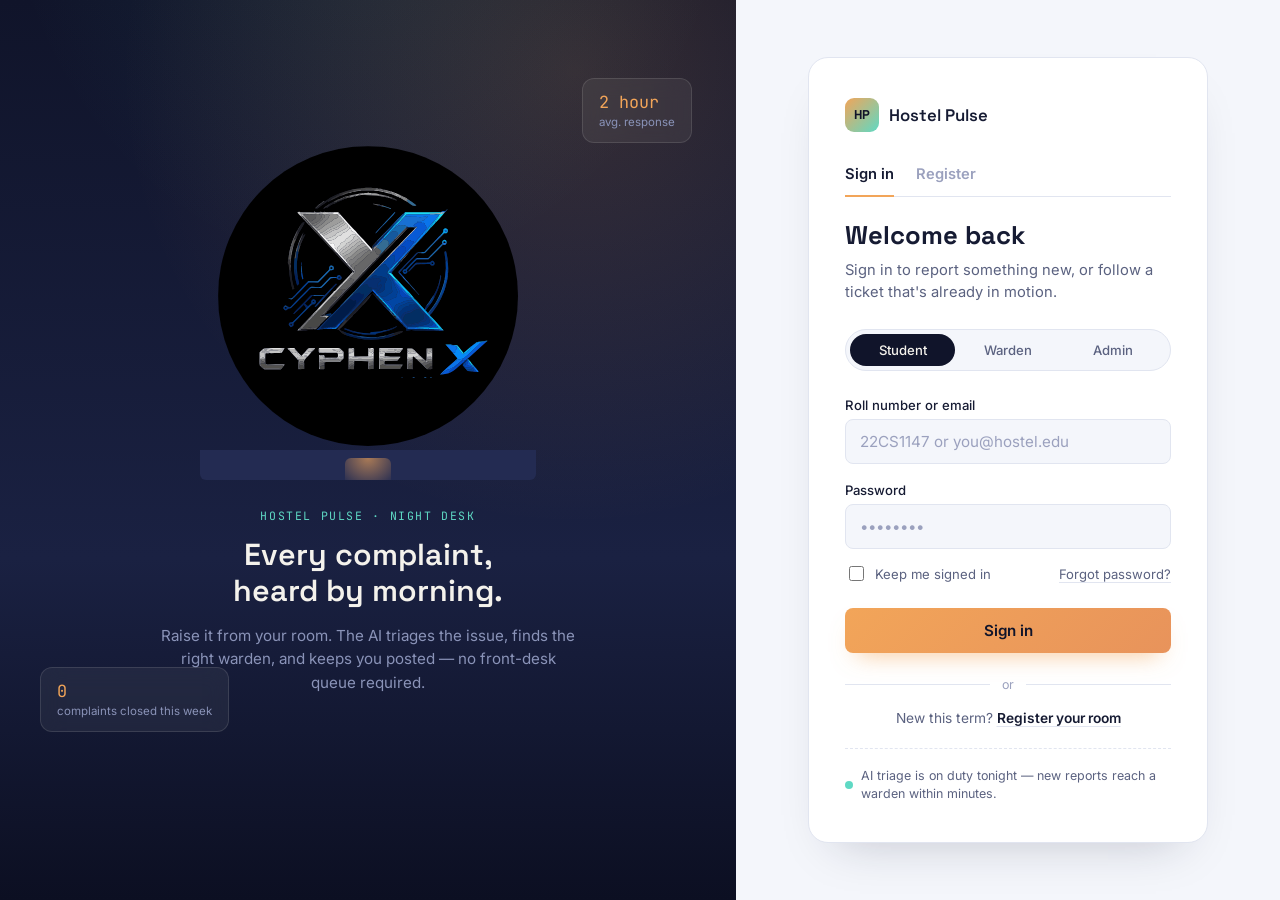
<file: index.html>
<!DOCTYPE html>
<html lang="en">
<head>
<meta charset="UTF-8">
<meta name="viewport" content="width=device-width, initial-scale=1.0">
<title>Hostel Pulse — Sign in / Register</title>
<meta name="description" content="Sign in or register on Hostel Pulse, the AI-assisted hostel complaint desk.">

<link rel="preconnect" href="https://fonts.googleapis.com">
<link rel="preconnect" href="https://fonts.gstatic.com" crossorigin>
<link href="https://fonts.googleapis.com/css2?family=Space+Grotesk:wght@500;600;700&family=Inter:wght@400;500;600&family=JetBrains+Mono:wght@400;500&display=swap" rel="stylesheet">
<link rel="stylesheet" href="styles.css">
</head>
<body>

<div class="page">

  <!-- ============ VISUAL PANEL ============ -->
  <section class="panel-visual" aria-hidden="true">
    <div class="visual-glow"></div>

    <div class="building">
      <div class="logo">
        <img src="logio.svg" class="logo" width="300" height="300">
      </div>

      <div class="base"><span class="base-door"></span></div>
    </div>

    <div class="stat-chip stat-chip--one">
      <span class="stat-chip__value" id="stat-one-value">2 hour</span>
      <span class="stat-chip__label" id="stat-one-label">avg. response</span>
    </div>

    <div class="stat-chip stat-chip--two">
      <span class="stat-chip__value" id="stat-two-value">0</span>
      <span class="stat-chip__label" id="stat-two-label">complaints closed this week</span>
    </div>

    <div class="visual-copy">
      <p class="eyebrow">Hostel Pulse · Night Desk</p>
      <h2 id="visual-heading">Every complaint,<br>heard by morning.</h2>
      <p class="visual-sub" id="visual-sub">Raise it from your room. The AI triages the issue, finds the right warden, and keeps you posted — no front-desk queue required.</p>
    </div>
  </section>

  <!-- ============ FORM PANEL ============ -->
  <section class="panel-form">
    <div class="form-card">

      <div class="brand">
        <span class="brand-mark">HP</span>
        <span class="brand-name">Hostel&nbsp;Pulse</span>
      </div>

      <!-- Sign in / Register switch -->
      <div class="auth-toggle" role="tablist" aria-label="Choose sign in or register">
        <button type="button" id="tab-signin" class="is-active" role="tab" aria-selected="true" aria-controls="panel-signin">Sign in</button>
        <button type="button" id="tab-register" role="tab" aria-selected="false" aria-controls="panel-register">Register</button>
      </div>

      <h1 id="form-heading">Welcome back</h1>
      <p class="form-sub" id="form-sub">Sign in to report something new, or follow a ticket that's already in motion.</p>

      <div class="role-switch" role="radiogroup" aria-label="Account type">
        <input type="radio" name="role" id="role-student" checked>
        <label for="role-student">Student</label>

        <input type="radio" name="role" id="role-warden">
        <label for="role-warden">Warden</label>

        <input type="radio" name="role" id="role-admin">
        <label for="role-admin">Admin</label>
      </div>

      <!-- ---- SIGN IN PANEL ---- -->
      <div class="auth-panel is-active" id="panel-signin">
        <form class="login-form" action="#" method="post">
          <div class="field">
            <label for="identifier">Roll number or email</label>
            <input type="text" id="identifier" name="identifier" placeholder="22CS1147 or you@hostel.edu" autocomplete="username">
          </div>

          <div class="field">
            <label for="password">Password</label>
            <input type="password" id="password" name="password" placeholder="••••••••" autocomplete="current-password">
          </div>

          <div class="field-row">
            <label class="checkbox">
              <input type="checkbox" id="remember" name="remember">
              <span>Keep me signed in</span>
            </label>
            <a href="#" class="link-muted">Forgot password?</a>
          </div>

          <button type="submit" id="loginBtn" class="btn-primary">Sign in</button>
        </form>

        <div class="divider"><span>or</span></div>

        <p class="signup-line">New this term? <a href="#" id="link-to-register">Register your room</a></p>
      </div>

      <!-- ---- REGISTER PANEL ---- -->
      <div class="auth-panel" id="panel-register">
        <form class="login-form" action="#" method="post">
          <div class="field">
            <label for="full-name">Full name</label>
            <input type="text" id="full-name" name="full-name" placeholder="e.g. Aditi Sharma" autocomplete="name">
          </div>

          <div class="field">
            <label for="email">School email</label>
            <input type="email" id="email" name="email" placeholder="you@hostel.edu" autocomplete="email">
          </div>

          <div class="field-pair">
            <div class="field">
              <label for="hostel-no">Hostel</label>
              <input type="text" id="hostel-no" name="hostel-no" placeholder="e.g. Hostel 4 / Block B" autocomplete="off">
            </div>

            <div class="field">
              <label for="room-no">Room no.</label>
              <input type="text" id="room-no" name="room-no" placeholder="e.g. 214" autocomplete="off">
            </div>
          </div>

          <div class="field">
            <label for="phone">Phone number</label>
            <input type="tel" id="phone" name="phone" placeholder="+91 98765 43210" autocomplete="tel">
          </div>

          <div class="field">
            <label for="reg-password">Password</label>
            <input type="password" id="reg-password" name="reg-password" placeholder="••••••••" autocomplete="new-password">
          </div>

          <div class="field">
            <label for="confirm-password">Confirm password</label>
            <input type="password" id="confirm-password" name="confirm-password" placeholder="••••••••" autocomplete="new-password">
          </div>

          <div class="field-row">
            <label class="checkbox">
              <input type="checkbox" id="terms" name="terms">
              <span>I agree to the hostel's usage policy</span>
            </label>
          </div>

          <button type="submit" id="signupBtn" class="btn-primary">Create account</button>
        </form>

        <div class="divider"><span>or</span></div>

        <p class="signup-line">Already registered? <a href="#" id="link-to-signin">Sign in instead</a></p>
      </div>

      <p class="ai-note"><span class="ai-dot" aria-hidden="true"></span><span id="ai-note-text">AI triage is on duty tonight — new reports reach a warden within minutes.</span></p>

    </div>
  </section>

</div>

<script>
(function () {
  var tabSignin = document.getElementById('tab-signin');
  var tabRegister = document.getElementById('tab-register');
  var panelSignin = document.getElementById('panel-signin');
  var panelRegister = document.getElementById('panel-register');

  var linkToRegister = document.getElementById('link-to-register');
  var linkToSignin = document.getElementById('link-to-signin');

  var formHeading = document.getElementById('form-heading');
  var formSub = document.getElementById('form-sub');
  var visualHeading = document.getElementById('visual-heading');
  var visualSub = document.getElementById('visual-sub');
  var statOneValue = document.getElementById('stat-one-value');
  var statOneLabel = document.getElementById('stat-one-label');
  var statTwoValue = document.getElementById('stat-two-value');
  var statTwoLabel = document.getElementById('stat-two-label');
  var aiNoteText = document.getElementById('ai-note-text');

  var subBtn = document.getElementById('loginBtn');

  var copy = {
    signin: {
      heading: 'Welcome back',
      sub: "Sign in to report something new, or follow a ticket that's already in motion.",
      visualHeading: 'Every complaint,<br>heard by morning.',
      visualSub: 'Raise it from your room. The AI triages the issue, finds the right warden, and keeps you posted — no front-desk queue required.',
      statOneValue: '2 hour',
      statOneLabel: 'avg. response',
      statTwoValue: '0',
      statTwoLabel: 'complaints closed this week',
      aiNote: 'AI triage is on duty tonight — new reports reach a warden within minutes.'
    },
    register: {
      heading: 'Create your account',
      sub: 'Register your room once — after that, reporting an issue takes seconds.',
      visualHeading: 'One room,<br>one profile, done.',
      visualSub: "Link your room to your school email so every complaint you raise reaches the right warden automatically — no re-explaining your block and floor each time.",
      statOneValue: '1,200+',
      statOneLabel: 'rooms already on Pulse',
      statTwoValue: '&lt; 5 min',
      statTwoLabel: 'to get set up',
      aiNote: 'Your room details let the AI route future complaints to the right warden instantly.'
    }
  };

  function showRegister() {
    tabRegister.classList.add('is-active');
    tabSignin.classList.remove('is-active');
    tabRegister.setAttribute('aria-selected', 'true');
    tabSignin.setAttribute('aria-selected', 'false');

    panelRegister.classList.add('is-active');
    panelSignin.classList.remove('is-active');

    applyCopy(copy.register);
  }

  function showSignin() {
    tabSignin.classList.add('is-active');
    tabRegister.classList.remove('is-active');
    tabSignin.setAttribute('aria-selected', 'true');
    tabRegister.setAttribute('aria-selected', 'false');

    panelSignin.classList.add('is-active');
    panelRegister.classList.remove('is-active');

    applyCopy(copy.signin);
  }

  function applyCopy(c) {
    formHeading.textContent = c.heading;
    formSub.textContent = c.sub;
    visualHeading.innerHTML = c.visualHeading;
    visualSub.textContent = c.visualSub;
    statOneValue.textContent = c.statOneValue;
    statOneLabel.textContent = c.statOneLabel;
    statTwoValue.innerHTML = c.statTwoValue;
    statTwoLabel.textContent = c.statTwoLabel;
    aiNoteText.textContent = c.aiNote;
  }

  tabSignin.addEventListener('click', showSignin);
  tabRegister.addEventListener('click', showRegister);
  subBtn.addEventListener('click', () => {
    event.preventDefault();
    window.location.href = './dashboard.html';
  });

  linkToRegister.addEventListener('click', function (e) { e.preventDefault(); showRegister(); });
  linkToSignin.addEventListener('click', function (e) { e.preventDefault(); showSignin(); });
})();
</script>

</body>
</html>
</file>
<file: styles.css>
/* =========================================================
   Hostel Pulse — Sign in
   Token system
   ========================================================= */

:root{
  /* -- night / visual panel -- */
  --ink-navy:     #10142A;
  --midnight:     #1A2142;
  --midnight-soft:#232B52;
  --slate-dim:    #3A4270;
  --slate:        #8A93B8;
  --amber:        #F2A559;
  --amber-deep:   #E8935B;
  --teal:         #5FD9C4;
  --cloud:        #F4F2EC;

  /* -- day / form panel -- */
  --paper:        #F4F6FB;
  --paper-line:   #E1E5F0;
  --card:         #FFFFFF;
  --ink:          #161B33;
  --ink-muted:    #5B6280;
  --ink-faint:    #9BA1BE;

  /* -- type -- */
  --font-display: 'Space Grotesk', 'Segoe UI', sans-serif;
  --font-body:    'Inter', 'Segoe UI', sans-serif;
  --font-mono:    'JetBrains Mono', 'Courier New', monospace;

  --radius-lg: 20px;
  --radius-md: 12px;
  --radius-sm: 8px;
}

*, *::before, *::after{ box-sizing: border-box; }

html, body{
  margin: 0;
  padding: 0;
  min-height: 100vh;
}

body{
  font-family: var(--font-body);
  color: var(--ink);
  background: var(--paper);
  -webkit-font-smoothing: antialiased;
}

h1, h2{
  font-family: var(--font-display);
  margin: 0;
}

p{ margin: 0; }

a{ color: inherit; }

button{ font-family: inherit; }

a:focus-visible,
button:focus-visible,
input:focus-visible,
label:focus-within{
  outline: 2px solid var(--teal);
  outline-offset: 3px;
}

/* =========================================================
   Page shell
   ========================================================= */

.page{
  display: grid;
  grid-template-columns: 1.15fr 0.85fr;
  min-height: 100vh;
}

/* =========================================================
   Visual panel (night building)
   ========================================================= */

.panel-visual{
  position: relative;
  overflow: hidden;
  display: flex;
  flex-direction: column;
  align-items: center;
  padding: 56px 48px 44px;
  background:
    radial-gradient(circle at 78% 8%, rgba(242,165,89,0.16), transparent 45%),
    linear-gradient(180deg, var(--ink-navy) 0%, var(--midnight) 62%, #0C0F22 100%);
}

.visual-glow{
  position: absolute;
  inset: -20% -10% auto -10%;
  height: 60%;
  background: radial-gradient(ellipse at top, rgba(95,217,196,0.10), transparent 60%);
  pointer-events: none;
}

.building{
  position: relative;
  display: flex;
  flex-direction: column;
  align-items: center;
  margin: 14% 0 28px;
}

.beacon{
  width: 14px;
  height: 14px;
  border-radius: 50%;
  background: var(--teal);
  margin-bottom: 10px;
  box-shadow: 0 0 0 0 rgba(95,217,196,0.55);
  animation: beacon-pulse 2.6s ease-out infinite;
}

.beacon-core{
  position: absolute;
  inset: 0;
  border-radius: 50%;
  background: var(--teal);
}

@keyframes beacon-pulse{
  0%   { box-shadow: 0 0 0 0 rgba(95,217,196,0.55); }
  70%  { box-shadow: 0 0 0 16px rgba(95,217,196,0); }
  100% { box-shadow: 0 0 0 0 rgba(95,217,196,0); }
}

.roof{
  width: 300px;
  height: 26px;
  background: var(--midnight-soft);
  clip-path: polygon(8% 100%, 50% 0%, 92% 100%);
  margin-bottom: -2px;
}

.window-grid{
  display: grid;
  grid-template-columns: repeat(7, 1fr);
  gap: 8px;
  width: 336px;
  padding: 18px 16px;
  background: linear-gradient(180deg, var(--midnight-soft), #1D2447);
  border: 1px solid rgba(244,242,236,0.06);
  border-radius: 4px;
}

.logo { 
  /* This rounds the corners */
  border-radius: 200px; 
}

.win{
  aspect-ratio: 1 / 1.15;
  border-radius: 3px;
}

.win--dim{
  background: var(--slate-dim);
  opacity: 0.55;
}

.win--lit{
  background: linear-gradient(160deg, var(--amber), var(--amber-deep));
  box-shadow: 0 0 10px rgba(242,165,89,0.55);
}

.win--ai{
  background: var(--teal);
  box-shadow: 0 0 10px rgba(95,217,196,0.6);
  animation: window-pulse 3.2s ease-in-out infinite;
}

@keyframes window-pulse{
  0%, 100% { opacity: 1; }
  50%      { opacity: 0.45; }
}

.base{
  width: 336px;
  height: 30px;
  background: var(--midnight-soft);
  border-radius: 0 0 6px 6px;
  display: flex;
  align-items: flex-end;
  justify-content: center;
}

.base-door{
  width: 46px;
  height: 22px;
  border-radius: 6px 6px 0 0;
  background: radial-gradient(ellipse at center top, rgba(242,165,89,0.65), rgba(242,165,89,0.05));
}

.stat-chip{
  position: absolute;
  display: flex;
  flex-direction: column;
  gap: 2px;
  padding: 12px 16px;
  border-radius: var(--radius-md);
  background: rgba(244,242,236,0.06);
  border: 1px solid rgba(244,242,236,0.12);
  backdrop-filter: blur(10px);
  max-width: 190px;
}

.stat-chip--one{ top: 78px; right: 44px; }
.stat-chip--two{ bottom: 168px; left: 40px; }

.stat-chip__value{
  font-family: var(--font-mono);
  font-size: 1.05rem;
  color: var(--amber);
}

.stat-chip__label{
  font-size: 0.72rem;
  color: var(--slate);
  line-height: 1.3;
}

.visual-copy{
  position: relative;
  max-width: 420px;
  text-align: center;
  color: var(--cloud);
}

.logo { 
  /* This rounds the corners */
  border-radius: 200px; 
}

.eyebrow{
  font-family: var(--font-mono);
  font-size: 0.72rem;
  letter-spacing: 0.14em;
  text-transform: uppercase;
  color: var(--teal);
  margin-bottom: 14px;
}

.visual-copy h2{
  font-size: 1.9rem;
  line-height: 1.2;
  font-weight: 600;
  margin-bottom: 14px;
}

.visual-sub{
  font-size: 0.95rem;
  line-height: 1.55;
  color: var(--slate);
}

/* =========================================================
   Form panel (day desk)
   ========================================================= */

.panel-form{
  display: flex;
  align-items: center;
  justify-content: center;
  padding: 48px 32px;
}

.form-card{
  width: 100%;
  max-width: 400px;
  background: var(--card);
  border: 1px solid var(--paper-line);
  border-radius: var(--radius-lg);
  padding: 40px 36px;
  box-shadow: 0 24px 48px -28px rgba(22,27,51,0.25);
}

.brand{
  display: flex;
  align-items: center;
  gap: 10px;
  margin-bottom: 32px;
}

.brand-mark{
  width: 34px;
  height: 34px;
  border-radius: 9px;
  display: flex;
  align-items: center;
  justify-content: center;
  font-family: var(--font-display);
  font-weight: 700;
  font-size: 0.8rem;
  color: var(--ink-navy);
  background: linear-gradient(135deg, var(--amber), var(--teal));
}

.brand-name{
  font-family: var(--font-display);
  font-weight: 600;
  font-size: 1.05rem;
  color: var(--ink);
}

.form-card h1{
  font-size: 1.6rem;
  font-weight: 700;
  margin-bottom: 8px;
}

.form-sub{
  font-size: 0.92rem;
  color: var(--ink-muted);
  line-height: 1.5;
  margin-bottom: 26px;
}

/* -- role switch -- */

.role-switch{
  display: flex;
  background: var(--paper);
  border: 1px solid var(--paper-line);
  border-radius: 999px;
  padding: 4px;
  margin-bottom: 26px;
}

.role-switch input{
  position: absolute;
  width: 1px;
  height: 1px;
  overflow: hidden;
  clip: rect(0 0 0 0);
  white-space: nowrap;
}

.role-switch label{
  flex: 1;
  text-align: center;
  padding: 8px 0;
  font-size: 0.82rem;
  font-weight: 500;
  color: var(--ink-muted);
  border-radius: 999px;
  cursor: pointer;
  transition: background 0.18s ease, color 0.18s ease;
}

.role-switch input:checked + label{
  background: var(--ink-navy);
  color: var(--cloud);
}

/* -- form fields -- */

.login-form{
  display: flex;
  flex-direction: column;
  gap: 18px;
}

.field{
  display: flex;
  flex-direction: column;
  gap: 6px;
}

.field label{
  font-size: 0.82rem;
  font-weight: 500;
  color: var(--ink);
}

.field input{
  font-family: var(--font-body);
  font-size: 0.95rem;
  padding: 12px 14px;
  border-radius: var(--radius-sm);
  border: 1px solid var(--paper-line);
  background: var(--paper);
  color: var(--ink);
}

.field input::placeholder{
  color: var(--ink-faint);
}

.field input:focus{
  outline: none;
  border-color: var(--teal);
  box-shadow: 0 0 0 3px rgba(95,217,196,0.18);
  background: var(--card);
}

.field-row{
  display: flex;
  align-items: center;
  justify-content: space-between;
  margin-top: -4px;
}

.checkbox{
  display: flex;
  align-items: center;
  gap: 8px;
  font-size: 0.82rem;
  color: var(--ink-muted);
  cursor: pointer;
}

.checkbox input{
  width: 15px;
  height: 15px;
  accent-color: var(--ink-navy);
}

.link-muted{
  font-size: 0.82rem;
  color: var(--ink-muted);
  text-decoration: underline;
  text-decoration-color: var(--paper-line);
  text-underline-offset: 3px;
}

.link-muted:hover{
  color: var(--ink);
}

.btn-primary{
  margin-top: 6px;
  padding: 13px 0;
  border: none;
  border-radius: var(--radius-sm);
  font-size: 0.95rem;
  font-weight: 600;
  color: var(--ink-navy);
  background: linear-gradient(135deg, var(--amber), var(--amber-deep));
  box-shadow: 0 12px 24px -12px rgba(242,165,89,0.7);
  cursor: pointer;
  transition: transform 0.15s ease, box-shadow 0.15s ease;
}

.btn-primary:hover{
  transform: translateY(-1px);
  box-shadow: 0 16px 28px -12px rgba(242,165,89,0.8);
}

/* -- divider / signup / ai note -- */

.divider{
  display: flex;
  align-items: center;
  gap: 12px;
  margin: 24px 0 18px;
  color: var(--ink-faint);
  font-size: 0.78rem;
}

.divider::before,
.divider::after{
  content: "";
  flex: 1;
  height: 1px;
  background: var(--paper-line);
}

.signup-line{
  text-align: center;
  font-size: 0.86rem;
  color: var(--ink-muted);
  margin-bottom: 22px;
}

.signup-line a{
  color: var(--ink);
  font-weight: 600;
  text-decoration: underline;
  text-decoration-color: var(--paper-line);
  text-underline-offset: 3px;
}

.ai-note{
  display: flex;
  align-items: center;
  gap: 8px;
  font-size: 0.78rem;
  line-height: 1.4;
  color: var(--ink-muted);
  padding-top: 18px;
  border-top: 1px dashed var(--paper-line);
}

.ai-dot{
  flex: 0 0 auto;
  width: 8px;
  height: 8px;
  border-radius: 50%;
  background: var(--teal);
  box-shadow: 0 0 0 0 rgba(95,217,196,0.55);
  animation: beacon-pulse 2.6s ease-out infinite;
}

/* =========================================================
   Responsive
   ========================================================= */

@media (max-width: 980px){
  .page{ grid-template-columns: 1fr; }
  .panel-visual{ display: none; }
  .panel-form{ padding: 40px 20px; min-height: 100vh; }
}

@media (max-width: 420px){
  .form-card{ padding: 30px 22px; }
}

/* =========================================================
   Motion preference
   ========================================================= */

@media (prefers-reduced-motion: reduce){
  .beacon,
  .ai-dot,
  .win--ai{
    animation: none;
  }
}

/* =========================================================
   Auth mode toggle (Sign in / Register)
   ========================================================= */

.auth-toggle{
  display: flex;
  gap: 22px;
  margin-bottom: 22px;
  border-bottom: 1px solid var(--paper-line);
}

.auth-toggle button{
  appearance: none;
  background: none;
  border: none;
  padding: 0 0 12px;
  font-size: 0.92rem;
  font-weight: 600;
  color: var(--ink-faint);
  cursor: pointer;
  position: relative;
  top: 1px;
  border-bottom: 2px solid transparent;
  transition: color 0.18s ease, border-color 0.18s ease;
}

.auth-toggle button:hover{
  color: var(--ink-muted);
}

.auth-toggle button.is-active{
  color: var(--ink);
  border-bottom-color: var(--amber);
}

/* -- two-up field row (hostel / room, etc.) -- */

.field-pair{
  display: flex;
  gap: 14px;
}

.field-pair .field{
  flex: 1;
  min-width: 0;
}

/* -- show/hide the two auth forms -- */

.auth-panel{
  display: none;
}

.auth-panel.is-active{
  display: block;
}
</file>
